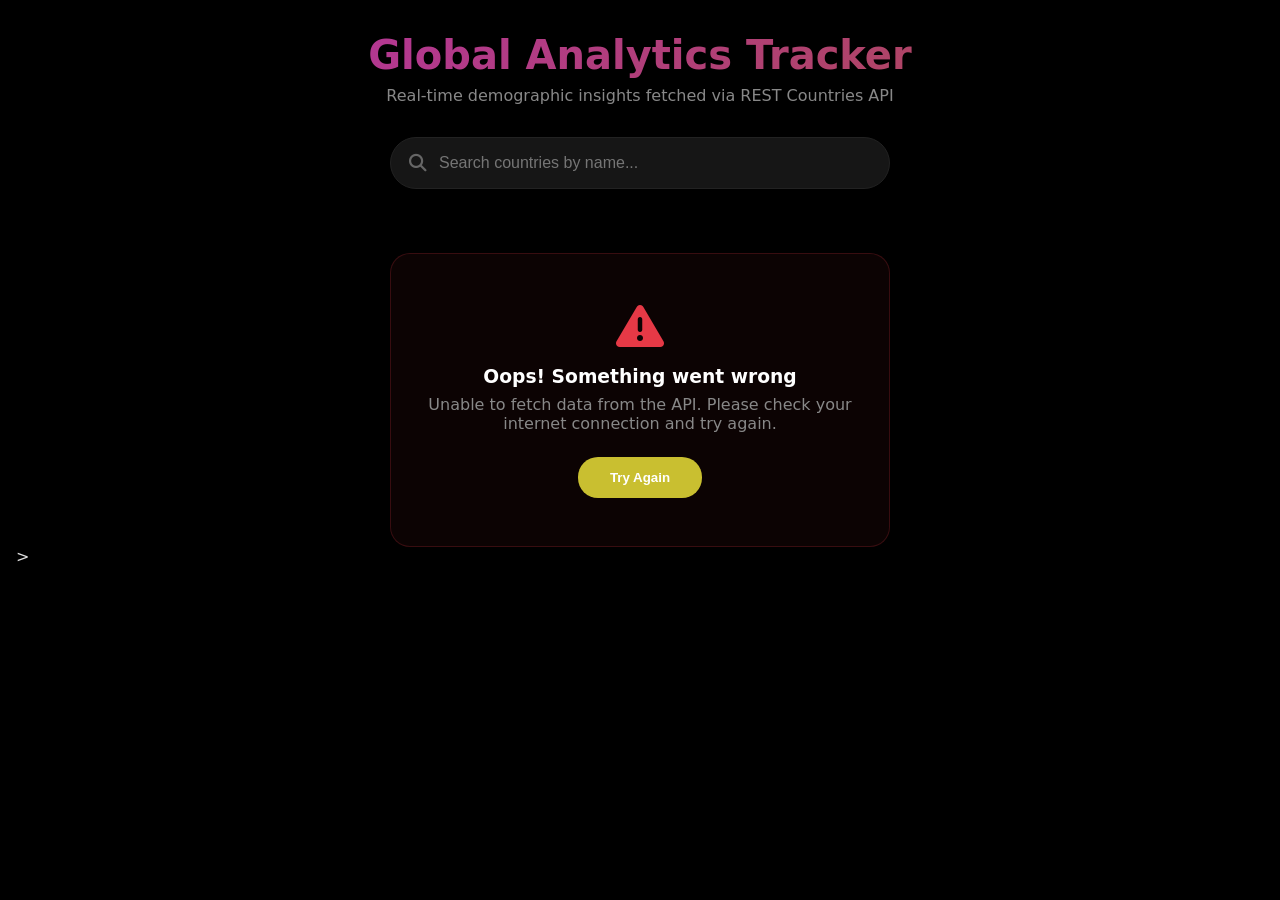
<file: p1/API fetch/index.html>
<!DOCTYPE html>
<html lang="en">
<head>
  <meta charset="UTF-8">
  <meta name="viewport" content="width=device-width, initial-scale=1.0">
  <title>GCI | Global Country Insights</title>
  <link rel="stylesheet" href="index.css">
  <link rel="stylesheet" href="https://cdnjs.cloudflare.com/ajax/libs/font-awesome/6.5.0/css/all.min.css">
  <script src="index.js" defer></script>
</head>
<body>

  <div class="app-container">
    <header class="app-header">
      <h1 class="app-title">Global Analytics Tracker</h1>
      <p class="app-subtitle">Real-time demographic insights fetched via REST Countries API</p>
      
      <div class="search-wrapper">
        <i class="fas fa-search search-icon"></i>
        <input type="text" id="searchBar" placeholder="Search countries by name..." autocomplete="off">
      </div>
    </header>

    <div id="loadingSpinner" class="spinner-container">
      <div class="custom-spinner"></div>
      <p>Fetching demographic data...</p>
    </div>

    <div id="errorMessage" class="error-container hidden">
      <i class="fas fa-exclamation-triangle error-icon"></i>
      <h3>Oops! Something went wrong</h3>
      <p>Unable to fetch data from the API. Please check your internet connection and try again.</p>
      <button id="retryBtn" class="btn-retry">Try Again</button>
    </div>

    <main id="countriesGrid" class="countries-grid"></main>
  </div>
  </div> <div id="countryModal" class="modal-overlay hidden">
    <div class="modal-content">
      <button id="closeModal" class="close-btn">&times;</button>
      <div id="modalDetails"></div>
    </div>
  </div>

</body>
</html>>
</file>
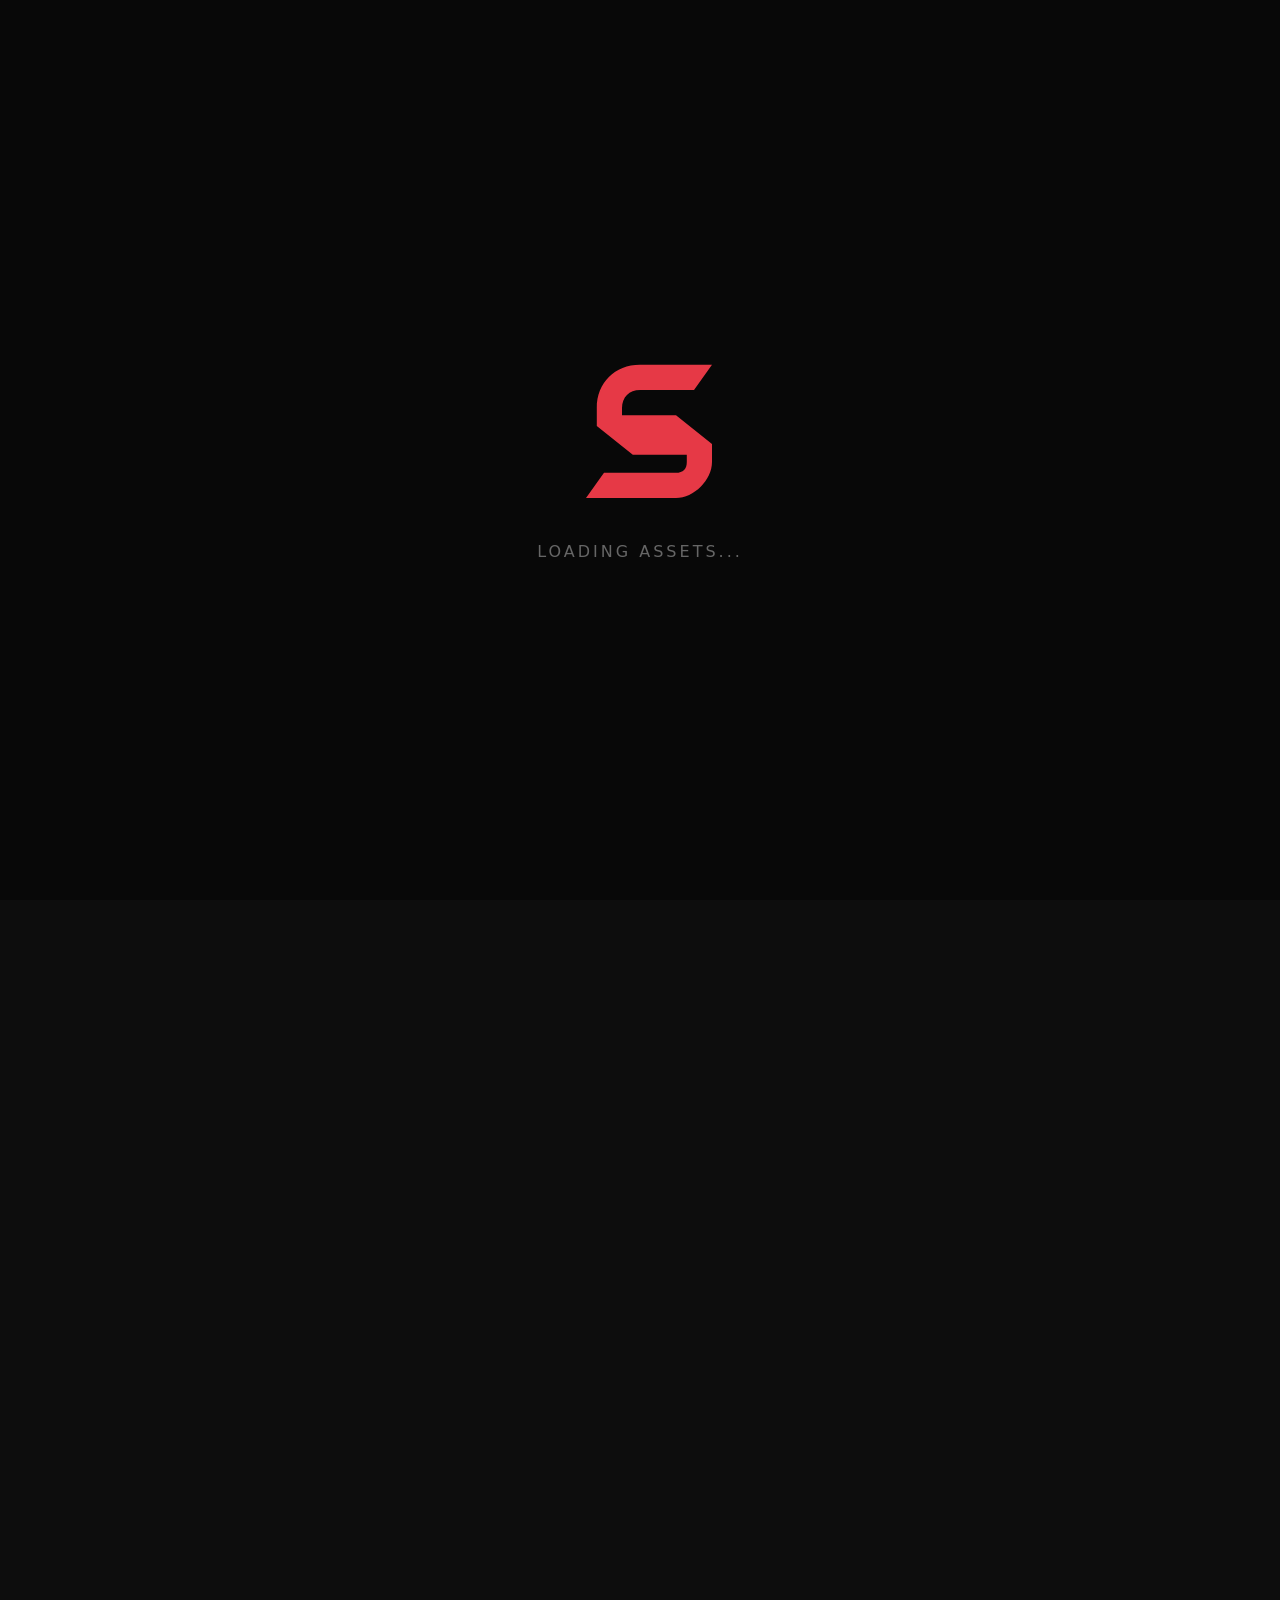
<file: p1/web-design/index.html>
<!DOCTYPE html>
<html lang="en">
<head>
  <meta charset="UTF-8">
  <meta name="viewport" content="width=device-width, initial-scale=1.0, viewport-fit=cover">
  <title>SAS® | AI & Data Analytics Platform</title>
  <link rel="stylesheet" href="index.css">
  <script src="index.js" defer></script>
  <link rel="stylesheet" href="https://cdnjs.cloudflare.com/ajax/libs/font-awesome/6.5.0/css/all.min.css">
</head>
<body>
    <!-- loading page -->
  <div id="book-loader">
    <div class="logo-loader-container">
      <svg viewBox="0 0 500 500" xmlns="http://www.w3.org/2000/svg" class="loading-logo">
        <path d="M400,150 L250,150 C220,150 200,170 200,200 L200,220 L350,220 L450,300 L450,350 C450,400 400,450 350,450 L100,450 L150,380 L350,380 C370,380 380,370 380,350 L380,330 L230,330 L130,250 L130,200 C130,130 180,80 250,80 L450,80 Z" />
      </svg>
      <div class="loading-text">Loading Assets...</div>
    </div>
  </div>

  <div id="main-content" class="hidden-content">
    
    <nav class="navbar">
      <div class="nav-container">
        <div class="logo"><span><b>SAS</b></span></div>
        <ul class="nav-links">
          <li><a href="#home">Home</a></li>
          <li><a href="#features">Features</a></li>
          <li><a href="#solutions">Solutions</a></li>
          <li><a href="#trusted">Trusted By</a></li>
        </ul>
      </div>
    </nav>

    <section id="home" class="hero-section">
      <div class="hero">
        <canvas id="heroCanvas"></canvas>
        <div class="hero-text-layer">
         <h1 class="animated-title">
         <span class="word">Transform</span> 
         <span class="word">Your</span> 
         <span class="word">Data</span> 
         <span class="word">into</span> 
         <span class="word">Unstoppable</span> 
         <span class="word">Growth</span> 
         <span class="word">with</span> 
         <span class="word">SAS</span> 
          <span class="word">Analytics.</span>
</h1>
          <p class="tagline">Make better decisions, drive innovation, and outpace competition with the leader in AI and data analytics.</p>
          <div class="hero-buttons">
            <a href="#" class="btn-primary" id="freeTrialBtn">Start Your Free Trial</a>
            <a href="#" class="btn-outline" id="demoBtn">Request a Demo</a>
          </div>
        </div>
      </div>
    </section>

    <section id="features">
      <div class="features-section">
        <h2 class="section-title">Intelligent analytics for modern business</h2>
        <div class="features-grid">
          <div class="feature-card">
            <div class="feature-icon"><i class="fas fa-robot"></i></div>
            <h3>AI & Machine Learning</h3>
            <p>Accelerate results with integrated AI, deep learning, and automated insights.</p>
          </div>
          <div class="feature-card">
            <div class="feature-icon"><i class="fas fa-cloud"></i></div>
            <h3>Cloud Analytics</h3>
            <p>Scale analytics anywhere seamlessly with hybrid, multi-cloud flexibility.</p>
          </div>
          <div class="feature-card">
            <div class="feature-icon"><i class="fas fa-cogs"></i></div>
            <h3>Intelligent Automation</h3>
            <p>Streamline workflows and operations with AI-driven process automation.</p>
          </div>
        </div>
      </div>
    </section>

    <section id="solutions">
      <div class="industry-section">
        <h2 class="section-title">Solutions by Industry</h2>
        <p style="text-align: center; margin-bottom: 2rem; color: #b0b0b0;">Enable analytics and AI excellence across sectors</p>
        <div class="industry-grid">
          <div class="industry-card">
            <h4>Manufacturing</h4>
            <p>Predictive maintenance & quality 4.0 analytics.</p>
            <a href="#" class="learn-link">Learn More →</a>
          </div>
          <div class="industry-card">
            <h4>Finance</h4>
            <p>Risk modeling, fraud detection, and forecasting.</p>
            <a href="#" class="learn-link">Learn More →</a>
          </div>
          <div class="industry-card">
            <h4>Health</h4>
            <p>Real-world evidence, genomics & patient analytics.</p>
            <a href="#" class="learn-link">Learn More →</a>
          </div>
          <div class="industry-card">
            <h4>Retail</h4>
            <p>Demand forecasting, personalization & supply chain.</p>
            <a href="#" class="learn-link">Learn More →</a>
          </div>
        </div>
      </div>
    </section>

    <section id="trusted">
      <div class="trusted-section">
        <h2 class="section-title">Trusted By Industry Leaders</h2>
        <div class="marquee-container">
          <div class="marquee-track">
            <div class="trust-logo"><i class="fab fa-google"></i> GSK</div>
            <div class="trust-logo"><i class="fab fa-windows"></i> Lenovo</div>
            <div class="trust-logo"><i class="fab fa-aws"></i> CISCO</div>
            <div class="trust-logo"><i class="fab fa-apple"></i> HSBC</div>
            <div class="trust-logo"><i class="fab fa-google"></i> GSK</div>
            <div class="trust-logo"><i class="fab fa-windows"></i> Lenovo</div>
            <div class="trust-logo"><i class="fab fa-aws"></i> CISCO</div>
            <div class="trust-logo"><i class="fab fa-apple"></i> HSBC</div>
          </div>
        </div>
      </div>
    </section>

    <footer class="footer">
      <div class="footer-container">
        <div class="footer-brand">
          <div class="logo"><span><b>SAS</b></span></div>
          <p>Analytics that transforms tomorrow. Leading the future with advanced AI and enterprise data systems.</p>
          <div class="footer-socials">
            <a href="#"><i class="fab fa-linkedin"></i></a>
            <a href="#"><i class="fab fa-twitter"></i></a>
            <a href="#"><i class="fab fa-github"></i></a>
          </div>
        </div>
        <div class="footer-links">
          <h4>Platform</h4>
          <a href="#">Overview</a>
          <a href="#">Features</a>
          <a href="#">Pricing</a>
        </div>
        <div class="footer-links">
          <h4>Resources</h4>
          <a href="#">Documentation</a>
          <a href="#">Case Studies</a>
          <a href="#">Blogs</a>
        </div>
      </div>
      <div class="footer-bottom">
        <p>&copy; 2026 SAS Software as a Service, Inc. — All rights reserved.</p>
      </div>
    </footer>

  </div>

</body>
</html>
</file>
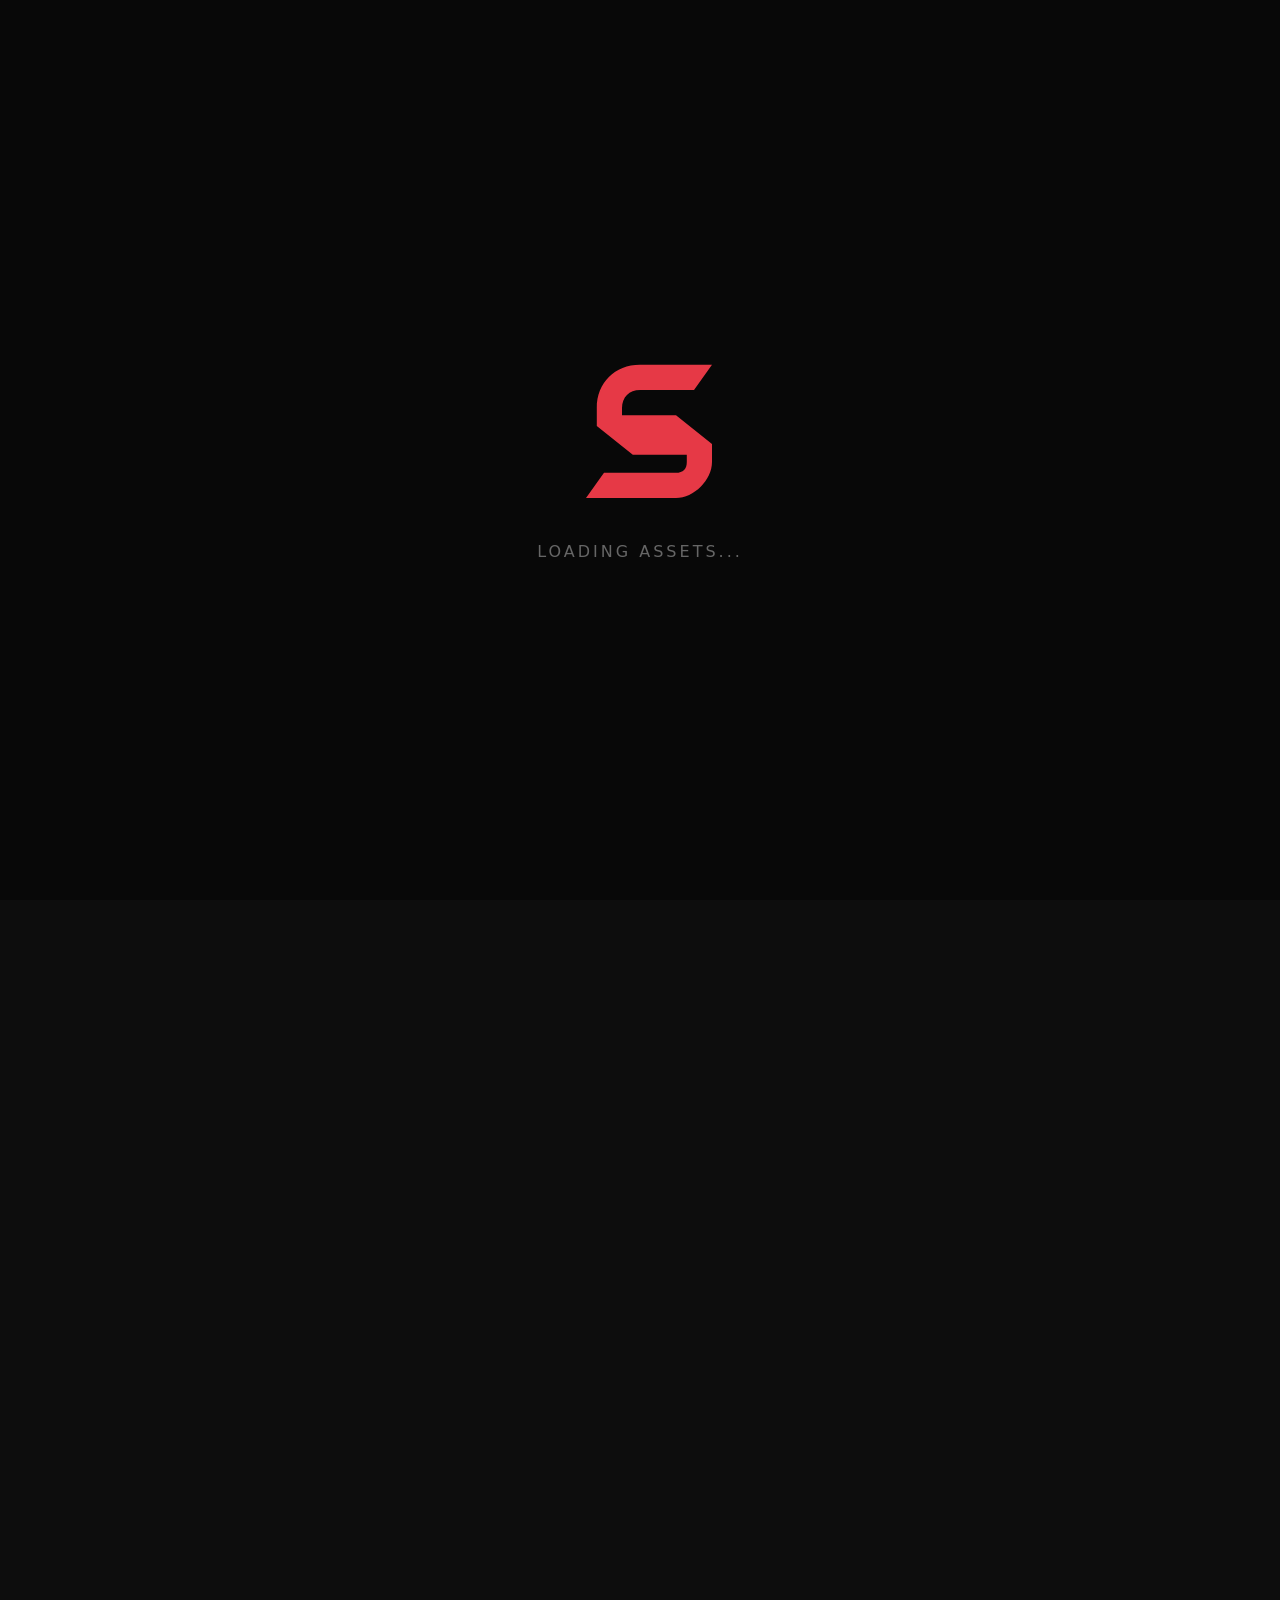
<file: p3/task 2/index.html>
<!DOCTYPE html>
<html lang="en">
<head>
  <meta charset="UTF-8">
  <meta name="viewport" content="width=device-width, initial-scale=1.0, viewport-fit=cover">
  <title>SAS® | AI & Data Analytics Platform</title>
  <link href="https://cdn.jsdelivr.net/npm/bootstrap@5.3.3/dist/css/bootstrap.min.css" rel="stylesheet">
  <link rel="stylesheet" href="index.css">
  <script src="index.js" defer></script>
  <link rel="stylesheet" href="https://cdnjs.cloudflare.com/ajax/libs/font-awesome/6.5.0/css/all.min.css">
</head>
<body>
    <!-- loading page -->
  <div id="book-loader">
    <div class="logo-loader-container">
      <svg viewBox="0 0 500 500" xmlns="http://www.w3.org/2000/svg" class="loading-logo">
        <path d="M400,150 L250,150 C220,150 200,170 200,200 L200,220 L350,220 L450,300 L450,350 C450,400 400,450 350,450 L100,450 L150,380 L350,380 C370,380 380,370 380,350 L380,330 L230,330 L130,250 L130,200 C130,130 180,80 250,80 L450,80 Z" />
      </svg>
      <div class="loading-text">Loading Assets...</div>
    </div>
  </div>

  <div id="main-content" class="hidden-content">
    
    <nav class="navbar">
      <div class="nav-container">
        <div class="logo"><span><b>SAS</b></span></div>
        <ul class="nav-links">
          <li><a href="#home">Home</a></li>
          <li><a href="#features">Features</a></li>
          <li><a href="#solutions">Solutions</a></li>
          <li><a href="#trusted">Trusted By</a></li>
        </ul>
      </div>
    </nav>

    <section id="home" class="hero-section">
      <div class="hero">
        <canvas id="heroCanvas"></canvas>
        <div class="hero-text-layer">
         <h1 class="animated-title">
         <span class="word">Transform</span> 
         <span class="word">Your</span> 
         <span class="word">Data</span> 
         <span class="word">into</span> 
         <span class="word">Unstoppable</span> 
         <span class="word">Growth</span> 
         <span class="word">with</span> 
         <span class="word">SAS</span> 
          <span class="word">Analytics.</span>
</h1>
          <p class="tagline">Make better decisions, drive innovation, and outpace competition with the leader in AI and data analytics.</p>
          <div class="hero-buttons">
            <button class="btn-primary" data-bs-toggle="modal" data-bs-target="#signupModal">Start Your Free Trial</button>
            <a href="#" class="btn-outline" id="demoBtn">Request a Demo</a>
          </div>
        </div>
      </div>
    </section>

    <section id="features">
      <div class="features-section">
        <h2 class="section-title">Intelligent analytics for modern business</h2>
        <div class="features-grid">
          <div class="feature-card">
            <div class="feature-icon"><i class="fas fa-robot"></i></div>
            <h3>AI & Machine Learning</h3>
            <p>Accelerate results with integrated AI, deep learning, and automated insights.</p>
          </div>
          <div class="feature-card">
            <div class="feature-icon"><i class="fas fa-cloud"></i></div>
            <h3>Cloud Analytics</h3>
            <p>Scale analytics anywhere seamlessly with hybrid, multi-cloud flexibility.</p>
          </div>
          <div class="feature-card">
            <div class="feature-icon"><i class="fas fa-cogs"></i></div>
            <h3>Intelligent Automation</h3>
            <p>Streamline workflows and operations with AI-driven process automation.</p>
          </div>
        </div>
      </div>
    </section>

    <section id="solutions">
      <div class="industry-section">
        <h2 class="section-title">Solutions by Industry</h2>
        <p style="text-align: center; margin-bottom: 2rem; color: #b0b0b0;">Enable analytics and AI excellence across sectors</p>
        <div class="industry-grid">
          <div class="industry-card">
            <h4>Manufacturing</h4>
            <p>Predictive maintenance & quality 4.0 analytics.</p>
            <a href="#" class="learn-link">Learn More →</a>
          </div>
          <div class="industry-card">
            <h4>Finance</h4>
            <p>Risk modeling, fraud detection, and forecasting.</p>
            <a href="#" class="learn-link">Learn More →</a>
          </div>
          <div class="industry-card">
            <h4>Health</h4>
            <p>Real-world evidence, genomics & patient analytics.</p>
            <a href="#" class="learn-link">Learn More →</a>
          </div>
          <div class="industry-card">
            <h4>Retail</h4>
            <p>Demand forecasting, personalization & supply chain.</p>
            <a href="#" class="learn-link">Learn More →</a>
          </div>
        </div>
      </div>
    </section>

    <section id="trusted">
      <div class="trusted-section">
        <h2 class="section-title">Trusted By Industry Leaders</h2>
        <div class="marquee-container">
          <div class="marquee-track">
            <div class="trust-logo"><i class="fab fa-google"></i> GSK</div>
            <div class="trust-logo"><i class="fab fa-windows"></i> Lenovo</div>
            <div class="trust-logo"><i class="fab fa-aws"></i> CISCO</div>
            <div class="trust-logo"><i class="fab fa-apple"></i> HSBC</div>
            <div class="trust-logo"><i class="fab fa-google"></i> GSK</div>
            <div class="trust-logo"><i class="fab fa-windows"></i> Lenovo</div>
            <div class="trust-logo"><i class="fab fa-aws"></i> CISCO</div>
            <div class="trust-logo"><i class="fab fa-apple"></i> HSBC</div>
          </div>
        </div>
      </div>
    </section>

    
<section class="container py-5">
<h2 class="section-title">Contact Us</h2>
<div class="row justify-content-center">
<div class="col-lg-8">
<form>
<div class="mb-3"><input type="text" class="form-control" placeholder="Your Name"></div>
<div class="mb-3"><input type="email" class="form-control" placeholder="Email Address"></div>
<div class="mb-3"><textarea class="form-control" rows="5" placeholder="Your Message"></textarea></div>
<button class="btn btn-danger" type="button">Send Message</button>
</form>
</div></div></section>

<div class="modal fade" id="signupModal">
<div class="modal-dialog"><div class="modal-content bg-dark text-light">
<div class="modal-header"><h5 class="modal-title">Start Your Free Trial</h5>
<button type="button" class="btn-close btn-close-white" data-bs-dismiss="modal"></button>
</div>
<div class="modal-body">
<input type="text" class="form-control mb-3" placeholder="Full Name">
<input type="email" class="form-control" placeholder="Email Address">
</div>
<div class="modal-footer"><button class="btn btn-danger">Register</button></div>
</div></div></div>

<footer class="footer">
      <div class="footer-container">
        <div class="footer-brand">
          <div class="logo"><span><b>SAS</b></span></div>
          <p>Analytics that transforms tomorrow. Leading the future with advanced AI and enterprise data systems.</p>
          <div class="footer-socials">
            <a href="#"><i class="fab fa-linkedin"></i></a>
            <a href="#"><i class="fab fa-twitter"></i></a>
            <a href="#"><i class="fab fa-github"></i></a>
          </div>
        </div>
        <div class="footer-links">
          <h4>Platform</h4>
          <a href="#">Overview</a>
          <a href="#">Features</a>
          <a href="#">Pricing</a>
        </div>
        <div class="footer-links">
          <h4>Resources</h4>
          <a href="#">Documentation</a>
          <a href="#">Case Studies</a>
          <a href="#">Blogs</a>
        </div>
      </div>
      <div class="footer-bottom">
        <p>&copy; 2026 SAS Software as a Service, Inc. — All rights reserved.</p>
      </div>
    </footer>

  </div>

<script src="https://cdn.jsdelivr.net/npm/bootstrap@5.3.3/dist/js/bootstrap.bundle.min.js"></script>
</body>
</html>
</file>
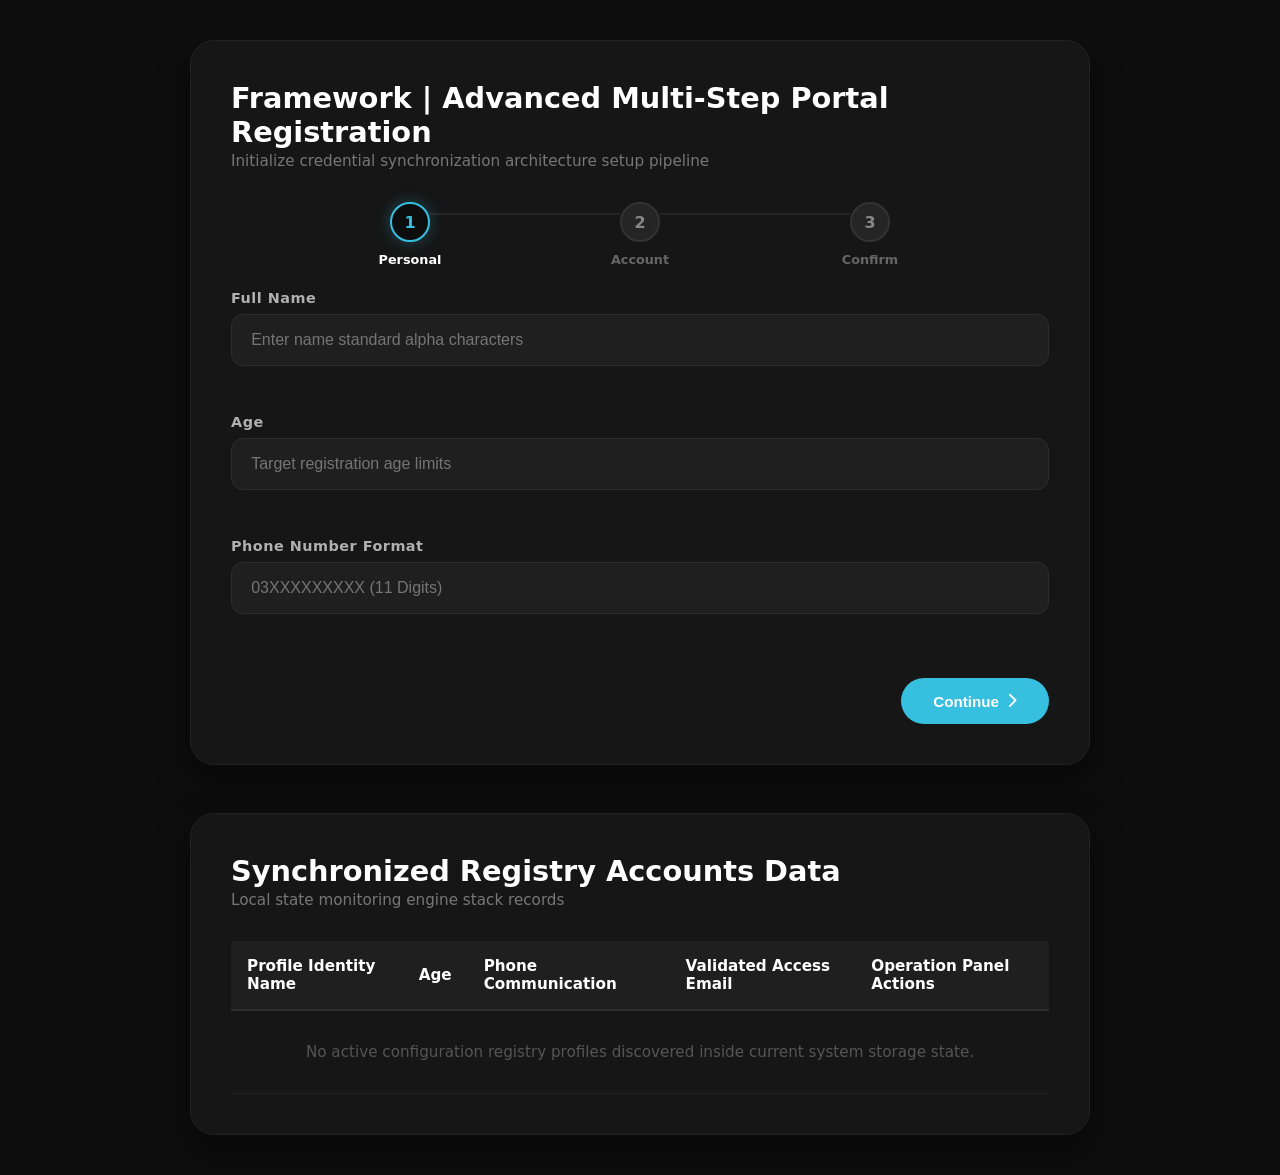
<file: p2/forms/form.html>
<!DOCTYPE html>
<html lang="en">
<head>
  <meta charset="UTF-8">
  <meta name="viewport" content="width=device-width, initial-scale=1.0">
  <title>Framework | Advanced Multi-Step Portal Registration</title>
  <link rel="stylesheet" href="form.css">
  <link rel="stylesheet" href="https://cdnjs.cloudflare.com/ajax/libs/font-awesome/6.5.0/css/all.min.css">
</head>
<body>

  <div class="portal-wrapper">
    <div class="form-wizard-card">
      <header class="wizard-header">
        <h2>Framework | Advanced Multi-Step Portal Registration</h2>
        <p>Initialize credential synchronization architecture setup pipeline</p>
      </header>

      <div class="steps-progress-indicator">
        <div class="step-node active" id="node1"><span>1</span><p>Personal</p></div>
        <div class="step-connector" id="conn1"></div>
        <div class="step-node" id="node2"><span>2</span><p>Account</p></div>
        <div class="step-connector" id="conn2"></div>
        <div class="step-node" id="node3"><span>3</span><p>Confirm</p></div>
      </div>

      <form id="multiStepForm" novalidate>
        
        <div class="form-step-section" id="step1">
          <div class="input-block">
            <label for="fullName">Full Name</label>
            <input type="text" id="fullName" placeholder="Enter name standard alpha characters">
            <span class="error-log" id="nameError"></span>
          </div>
          <div class="input-block">
            <label for="userAge">Age</label>
            <input type="number" id="userAge" placeholder="Target registration age limits">
            <span class="error-log" id="ageError"></span>
          </div>
          <div class="input-block">
            <label for="phoneNum">Phone Number Format</label>
            <input type="text" id="phoneNum" placeholder="03XXXXXXXXX (11 Digits)">
            <span class="error-log" id="phoneError"></span>
          </div>
          <div class="actions-wrapper flex-end">
            <button type="button" class="btn-wizard target-next" onclick="navigateStep(1, 2)">Continue <i class="fas fa-chevron-right"></i></button>
          </div>
        </div>

        <div class="form-step-section hidden" id="step2">
          <div class="input-block">
            <label for="userEmail">Secure Email Address</label>
            <input type="email" id="userEmail" placeholder="name@domain.com">
            <span class="error-log" id="emailError"></span>
          </div>
          <div class="input-block">
            <label for="userPassword">System Account Password</label>
            <input type="password" id="userPassword" placeholder="Minimum 6 complex entities">
            
            <div class="strength-bar-container">
              <div id="strengthMeterFill" class="strength-fill"></div>
            </div>
            <span id="strengthLabel" class="strength-label-text">Strength Evaluator: Null</span>
            
            <span class="error-log" id="passError"></span>
          </div>
          <div class="input-block">
            <label for="confirmPassword">Verify Password Match</label>
            <input type="password" id="confirmPassword" placeholder="Re-enter password configuration">
            <span class="error-log" id="confirmPassError"></span>
          </div>
          <div class="actions-wrapper split-space">
            <button type="button" class="btn-wizard target-prev" onclick="navigateStep(2, 1)"><i class="fas fa-chevron-left"></i> Previous</button>
            <button type="button" class="btn-wizard target-next" onclick="navigateStep(2, 3)">Continue <i class="fas fa-chevron-right"></i></button>
          </div>
        </div>

        <div class="form-step-section hidden" id="step3">
          <div class="summary-card">
            <h3>Configuration Overview Pipeline Summary</h3>
            <div class="summary-grid" id="summaryViewContent">
              </div>
          </div>
          <div class="actions-wrapper split-space">
            <button type="button" class="btn-wizard target-prev" onclick="navigateStep(3, 2)"><i class="fas fa-chevron-left"></i> Previous</button>
            <button type="submit" class="btn-wizard target-submit">Commit Authorization Records <i class="fas fa-save"></i></button>
          </div>
        </div>

      </form>
    </div>

    <div class="archive-log-card">
      <header class="archive-header">
        <h3>Synchronized Registry Accounts Data</h3>
        <p>Local state monitoring engine stack records</p>
      </header>
      <div class="table-responsive-wrapper">
        <table class="data-table-element" id="recordsTable">
          <thead>
            <tr>
              <th>Profile Identity Name</th>
              <th>Age</th>
              <th>Phone Communication</th>
              <th>Validated Access Email</th>
              <th>Operation Panel Actions</th>
            </tr>
          </thead>
          <tbody id="tableBodyContent">
            </tbody>
        </table>
      </div>
    </div>
  </div>

  <script src="form.js"></script>
</body>
</html>
</file>
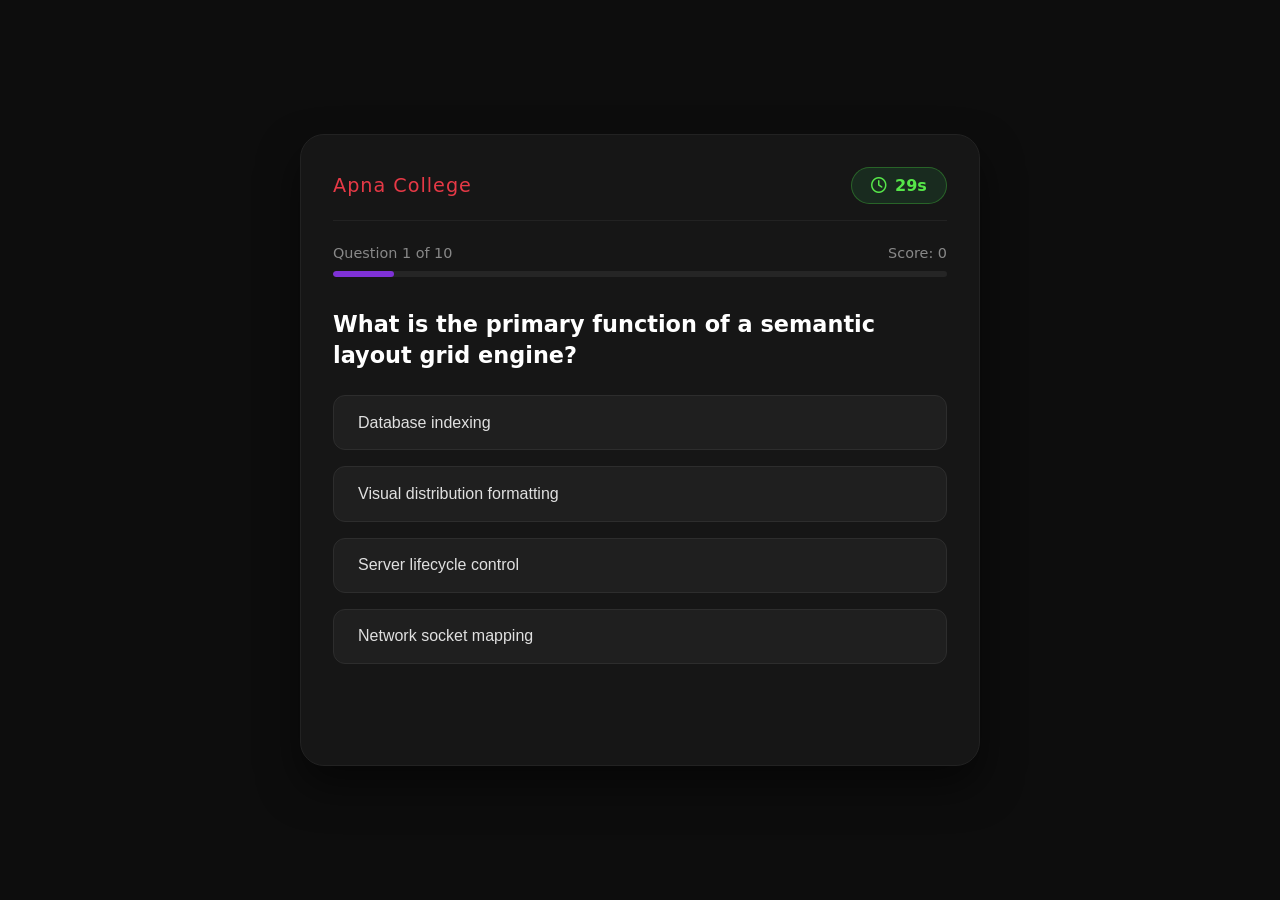
<file: p2/quiz/quiz.html>
<!DOCTYPE html>
<html lang="en">
<head>
  <meta charset="UTF-8">
  <meta name="viewport" content="width=device-width, initial-scale=1.0">
  <title>Apna College | Interactive Quiz Assessment</title>
  <link rel="stylesheet" href="quiz.css">
  <link rel="stylesheet" href="https://cdnjs.cloudflare.com/ajax/libs/font-awesome/6.5.0/css/all.min.css">
</head>
<body>

  <div class="quiz-container">
    <header class="quiz-header">
      <div class="brand"><span>Apna College</span></div>
      <div class="timer-box">
        <i class="far fa-clock"></i>
        <span id="timerText">30s</span>
      </div>
    </header>

    <div class="progress-wrapper">
      <div class="progress-info">
        <span id="questionNum">Question 1 of 10</span>
        <span id="scoreTracker">Score: 0</span>
      </div>
      <div class="progress-bar-bg">
        <div id="progressBarFill" class="progress-bar-fill"></div>
      </div>
    </div>

    <main id="quizMain">
      <div class="question-card">
        <h2 id="questionText">Loading assessment question...</h2>
        <div id="optionsContainer" class="options-grid">
          </div>
      </div>
      
      <div class="controls-footer">
        <button id="nextBtn" class="btn-next hidden">Next Question <i class="fas fa-arrow-right"></i></button>
      </div>
    </main>

    <div id="resultsScreen" class="results-card hidden">
      <div class="status-icon-box" id="resultIcon"></div>
      <h2 id="resultHeading">Assessment Complete</h2>
      <p class="score-summary">You scored <span id="finalScore">0</span> out of 10</p>
      
      <div class="percentage-badge">
        <span id="finalPercentage">0%</span>
      </div>
      
      <p id="resultMessage" class="result-msg">Processing data analytics...</p>
      
      <button id="restartBtn" class="btn-restart"><i class="fas fa-redo"></i> Restart Quiz</button>
    </div>
  </div>

  <script src="quiz.js"></script>
</body>
</html>
</file>
<file: p1/API fetch/index.css>
/* ========== VARIABLES & RESET ========== */
* {
  margin: 0;
  padding: 0;
  box-sizing: border-box;
}

body {
  font-family: system-ui, 'Segoe UI', sans-serif;
  background-color: #000000;
  color: #e0e0e0;
  min-height: 100vh;
  padding: 2rem 1rem;
}

.app-container {
  max-width: 1200px;
  margin: 0 auto;
}

/* ========== HEADER & SEARCH STYLING ========== */
.app-header {
  text-align: center;
  margin-bottom: 3rem;
}

.app-title {
  font-size: 2.5rem;
  font-weight: 800;
  background: linear-gradient(135deg, #b630ab, #ac4c4c);
  -webkit-background-clip: text;
  background-clip: text;
  color: transparent;
  margin-bottom: 0.5rem;
}

.app-subtitle {
  color: #888;
  font-size: 1rem;
  margin-bottom: 2rem;
}

.search-wrapper {
  position: relative;
  max-width: 500px;
  margin: 0 auto;
}

.search-icon {
  position: absolute;
  left: 1.2rem;
  top: 50%;
  transform: translateY(-50%);
  color: #666;
  font-size: 1.1rem;
  transition: color 0.3s;
}

#searchBar {
  width: 100%;
  padding: 1rem 1rem 1rem 3rem;
  background: #161616;
  border: 1px solid #222;
  border-radius: 30px;
  color: #fff;
  font-size: 1rem;
  outline: none;
  transition: all 0.3s ease;
}

#searchBar:focus {
  border-color: #9db417;
  box-shadow: 0 0 15px rgba(129, 190, 16, 0.616);
}

#searchBar:focus + .search-icon {
  color: #99d116;
}

/* ========== LOADING SPINNER ========== */
.spinner-container {
  display: flex;
  flex-direction: column;
  align-items: center;
  justify-content: center;
  margin-top: 4rem;
  gap: 1rem;
  color: #888;
}

.custom-spinner {
  width: 50px;
  height: 50px;
  border: 4px solid rgba(230, 57, 70, 0.1);
  border-left-color: #5edb2d;
  border-radius: 50%;
  animation: spin 1s linear infinite;
}

@keyframes spin {
  0% { transform: rotate(0deg); }
  100% { transform: rotate(360deg); }
}

/* ========== ERROR & RETRY CONTAINER ========== */
.error-container {
  text-align: center;
  background: rgba(230, 57, 70, 0.05);
  border: 1px solid rgba(230, 57, 70, 0.2);
  padding: 3rem 2rem;
  border-radius: 20px;
  max-width: 500px;
  margin: 4rem auto 0;
}

.error-icon {
  font-size: 3rem;
  color: #e63946;
  margin-bottom: 1rem;
}

.error-container h3 {
  margin-bottom: 0.5rem;
  color: #fff;
}

.error-container p {
  color: #888;
  margin-bottom: 1.5rem;
}

.btn-retry {
  background: #c9bf30;
  color: white;
  border: none;
  padding: 0.8rem 2rem;
  border-radius: 20px;
  font-weight: 600;
  cursor: pointer;
  transition: background 0.3s;
}

.btn-retry:hover {
  background: #975313;
}

.hidden {
  display: none !important;
}

/* ========== COUNTRIES GRID & CARDS ========== */
.countries-grid {
  display: grid;
  grid-template-columns: repeat(auto-fill, minmax(220px, 1fr));
  gap: 2rem;
  margin-top: 1rem;
}

.country-card {
  background: #161616;
  border: 1px solid #222;
  border-radius: 16px;
  overflow: hidden;
  transition: all 0.3s cubic-bezier(0.4, 0, 0.2, 1);
}
/* Subtle hover effect to lift the card and add a glow */
.country-card:hover {
  transform: translateY(-5px);
  border-color: #47e239;
  box-shadow: 0 10px 25px rgba(230, 57, 70, 0.15);
}

.flag-box {
  width: 100%;
  height: 140px;
  overflow: hidden;
  background: #da0808;
}

.flag-box img {
  width: 100%;
  height: 100%;
  object-fit: cover;
}

.country-info {
  padding: 1.5rem;
}

.country-name {
  font-size: 1.2rem;
  font-weight: 700;
  color: #fff;
  margin-bottom: 0.5rem;
  white-space: nowrap;
  overflow: hidden;
  text-overflow: ellipsis;
}

.country-pop {
  font-size: 0.9rem;
  color: #888888;
}

.country-pop span {
  color: #a2bb46;
  font-weight: 600;
}

/* ========== RESPONSIVE RULES ========== */
@media (max-width: 640px) {
  body { padding: 1rem 0.5rem; }
  .app-title { font-size: 2rem; }
  .countries-grid {
    grid-template-columns: repeat(auto-fill, minmax(160px, 1fr));
    gap: 1rem;
  }
  .flag-box { height: 110px; }
  .country-info { padding: 1rem; }
}

/* ========== MODAL STYLING ========== */
.modal-overlay {
  position: fixed;
  top: 0;
  left: 0;
  width: 100%;
  height: 100%;
  background: rgba(0, 0, 0, 0.85);
  backdrop-filter: blur(8px);
  display: flex;
  justify-content: center;
  align-items: center;
  z-index: 2000;
  padding: 1rem;
  transition: opacity 0.3s ease;
}

.modal-content {
  background: #161616;
  border: 1px solid #34ca61;
  border-radius: 24px;
  max-width: 500px;
  width: 100%;
  padding: 2.5rem;
  position: relative;
  box-shadow: 0 0 40px rgba(230, 57, 70, 0.2);
  animation: modalSlideUp 0.4s cubic-bezier(0.18, 0.89, 0.32, 1.28);
}

@keyframes modalSlideUp {
  from { transform: translateY(50px); opacity: 0; }
  to { transform: translateY(0); opacity: 1; }
}

.close-btn {
  position: absolute;
  top: 15px;
  right: 20px;
  background: none;
  border: none;
  color: #fff;
  font-size: 2rem;
  cursor: pointer;
  transition: color 0.3s;
}

.close-btn:hover { color: #e63946; }

.modal-flag {
  width: 100%;
  height: 180px;
  object-fit: cover;
  border-radius: 12px;
  margin-bottom: 1.5rem;
}

.modal-info h2 {
  font-size: 2rem;
  color: #fff;
  margin-bottom: 1rem;
}

.modal-info p {
  font-size: 1.1rem;
  margin-bottom: 0.8rem;
  color: #b0b0b0;
}

.modal-info strong { color: #39b5e6; }
</file>
<file: p1/web-design/index.css>
/* ========== GLOBAL RESET & VARIABLES ========== */
* {
  margin: 0;
  padding: 0;
  box-sizing: border-box;
}

body {
  font-family: system-ui, 'Segoe UI', 'Inter', sans-serif;
  background-color: #0d0d0d;
  color: #e0e0e0;
  line-height: 1.5;
  scroll-behavior: smooth;
  overflow-x: hidden;
}

/* ========== FIXED LOGO LOADER WRAPPER & STYLING ========== */
#book-loader {
  position: fixed;
  top: 0;
  left: 0;
  width: 100vw;
  height: 100vh;
  background: #080808;
  display: flex;
  justify-content: center;
  align-items: center;
  z-index: 9999;
  transition: opacity 0.8s ease, transform 0.8s ease;
}

.logo-loader-container {
  text-align: center;
  display: flex;
  flex-direction: column;
  align-items: center;
  justify-content: center;
}

.loading-logo {
  width: 180px; 
  height: 180px;
  fill: #e63946; 
  animation: logoPulseFlip 2.2s cubic-bezier(0.645, 0.045, 0.355, 1) infinite;
}

.loading-text {
  margin-top: 1.5rem;
  font-size: 1rem;
  letter-spacing: 3px;
  color: #666;
  text-transform: uppercase;
  animation: textFade 1.1s ease-in-out infinite alternate;
}

/* Logo ki Flip aur Pulse Animation */
@keyframes logoPulseFlip {
  0% {
    transform: scale(0.8) rotateY(0deg);
    opacity: 0.3;
  }
  50% {
    transform: scale(1.1) rotateY(180deg);
    opacity: 1;
    filter: drop-shadow(0 0 25px rgba(230, 57, 70, 0.6));
  }
  100% {
    transform: scale(0.8) rotateY(360deg);
    opacity: 0.3;
  }
}

/* Loading text ka fade effect */
@keyframes textFade {
  0% { opacity: 0.2; }
  100% { opacity: 0.8; color: #e63946; }
}

.hidden-content {
  opacity: 0;
  transform: translateY(20px);
  transition: all 1s ease;
}

.show-content {
  opacity: 1;
  transform: translateY(0);
}

/* ========== STICKY NAVBAR ========== */
.navbar {
  position: sticky;
  top: 0;
  z-index: 1000;
  background: rgba(15, 15, 15, 0.85);
  backdrop-filter: blur(12px);
  border-bottom: 1px solid rgba(255, 255, 255, 0.05);
  padding: 1.2rem 2rem;
}

.nav-container {
  max-width: 1280px;
  margin: 0 auto;
  display: flex;
  justify-content: space-between;
  align-items: center;
}

.logo {
  font-size: 1.8rem;
  font-weight: 800;
  cursor: pointer;
  background: linear-gradient(135deg, #e63946, #ff6b6b);
  -webkit-background-clip: text;
  background-clip: text;
  color: transparent;
  transition: transform 0.3s ease;
}

.logo:hover {
  transform: scale(1.05);
}

.nav-links {
  display: flex;
  gap: 2.5rem;
  list-style: none;
}

.nav-links a {
  text-decoration: none;
  font-weight: 500;
  color: #b0b0b0;
  transition: color 0.3s;
}

.nav-links a:hover {
  color: #e63946;
    text-shadow: 0 0 20px rgba(230, 57, 70, 0.8),
               0 0 40px rgba(230, 57, 70, 0.5),
               0 0 60px rgba(230, 57, 70, 0.3);
  color: #ff4d5a;
}

/* ========== PARALLAX HERO SECTION ========== */
.hero-section {
  overflow: hidden;
  position: relative;
}

.hero {
  max-width: 1280px;
  margin: 2rem auto;
  padding: 6rem 2rem;
  background: radial-gradient(circle at center, #1a0a0a 0%, #0d0d0d 100%);
  border-radius: 2rem;
  text-align: center;
  position: relative;
  min-height: 550px;
  display: flex;
  align-items: center;
  justify-content: center;
}

#heroCanvas {
  position: absolute;
  top: 0;
  left: 0;
  width: 100%;
  height: 100%;
  opacity: 0.25;
  pointer-events: none;
}

.hero-text-layer {
  position: relative;
  z-index: 2;
  will-change: transform;
}

/* ========== HERO TEXT REVEAL ANIMATION ========== */
.animated-title {
  font-size: 3.5rem;
  font-weight: 800;
  color: #ffffff;
  margin-bottom: 1.5rem;
  line-height: 1.15;
  display: flex;
  flex-wrap: wrap;
  justify-content: center;
  gap: 0 12px; /* Words ke beech ka space */
}

.animated-title .word {
  display: inline-block;
  overflow: hidden;
  opacity: 0;
  transform: translateY(30px);
  animation: revealWord 0.8s cubic-bezier(0.2, 1, 0.2, 1) forwards;
}

/* Har word ka delay (Taake ek ke baad ek word aaye) */
.animated-title .word:nth-child(1) { animation-delay: 2.3s; }
.animated-title .word:nth-child(2) { animation-delay: 2.4s; }
.animated-title .word:nth-child(3) { animation-delay: 2.5s; }
.animated-title .word:nth-child(4) { animation-delay: 2.6s; }
.animated-title .word:nth-child(5) { animation-delay: 2.7s; }
.animated-title .word:nth-child(6) { animation-delay: 2.8s; }
.animated-title .word:nth-child(7) { animation-delay: 2.9s; }
.animated-title .word:nth-child(8) { animation-delay: 3.0s; color: #e63946; } /* SAS ko red highlight */
.animated-title .word:nth-child(9) { animation-delay: 3.1s; }

/* Keyframe for Reveal Effect */
@keyframes revealWord {
  0% {
    opacity: 0;
    transform: translateY(30px);
  }
  100% {
    opacity: 1;
    transform: translateY(0);
  }
}

.hero .tagline {
  font-size: 1.25rem;
  color: #b0b0b0;
  max-width: 750px;
  margin: 0 auto 2.5rem auto;
}

/* Buttons */
.hero-buttons {
  display: flex;
  gap: 1.5rem;
  justify-content: center;
}

.btn-primary {
  background: #e63946;
  color: white;
  padding: 1rem 2rem;
  border-radius: 40px;
  font-weight: 600;
  text-decoration: none;
  box-shadow: 0 4px 15px rgba(230, 57, 70, 0.3);
  transition: all 0.3s ease;
}

.btn-primary:hover {
  background: #c1121f;
  transform: translateY(-2px);
  box-shadow: 0 8px 25px rgba(230, 57, 70, 0.5);
    text-shadow: 0 0 20px rgba(230, 57, 70, 0.8),
               0 0 40px rgba(230, 57, 70, 0.5),
               0 0 60px rgba(230, 57, 70, 0.3);
  color: #ff4d5a;
}

.btn-outline {
  background: transparent;
  border: 2px solid #e63946;
  color: #e63946;
  padding: 1rem 2rem;
  border-radius: 40px;
  font-weight: 600;
  text-decoration: none;
  transition: all 0.3s ease;
}

.btn-outline:hover {
  background: #e63946;
  color: white;
  transform: translateY(-2px);
    text-shadow: 0 0 20px rgba(230, 57, 70, 0.8),
               0 0 40px rgba(230, 57, 70, 0.5),
               0 0 60px rgba(230, 57, 70, 0.3);
  color: #ff4d5a;
}

/* ========== FEATURE CARDS ========== */
.features-section {
  max-width: 1280px;
  margin: 6rem auto;
  padding: 0 2rem;
}

.section-title {
  text-align: center;
  font-size: 2.5rem;
  font-weight: 700;
  margin-bottom: 3rem;
  color: #ffffff;
}

.features-grid {
  display: grid;
  grid-template-columns: repeat(3, 1fr);
  gap: 2.5rem;
}

.feature-card {
  background: #161616;
  padding: 3rem 2rem;
  border-radius: 24px;
  border: 1px solid #222;
  transition: all 0.3s cubic-bezier(0.4, 0, 0.2, 1);
  text-align: center;
}

.feature-card:hover {
  transform: translateY(-8px);
  border-color: #e63946;
  box-shadow: 0 20px 40px rgba(230, 57, 70, 0.1);
    text-shadow: 0 0 20px rgba(230, 57, 70, 0.8),
               0 0 40px rgba(230, 57, 70, 0.5),
               0 0 60px rgba(230, 57, 70, 0.3);
  color: #ff4d5a;
}

.feature-icon {
  width: 65px;
  height: 65px;
  background: rgba(230, 57, 70, 0.1);
  border-radius: 16px;
  display: flex;
  align-items: center;
  justify-content: center;
  margin: 0 auto 1.5rem auto;
  font-size: 1.8rem;
  color: #e63946;
}

.feature-card h3 {
  color: #fff;
  margin-bottom: 1rem;
}

.feature-card p {
  color: #9a9a9a;
}

/* ========== SOLUTIONS SECTION ========== */
.industry-section {
  background: #111111;
  max-width: 1280px;
  margin: 4rem auto;
  padding: 4rem 2rem;
  border-radius: 2rem;
}

.industry-grid {
  display: grid;
  grid-template-columns: repeat(4, 1fr);
  gap: 2rem;
}

.industry-card {
  background: #161616;
  border-radius: 20px;
  padding: 2rem 1.5rem;
  text-align: center;
  border: 1px solid #222;
  transition: all 0.3s;
}

.industry-card:hover {
  border-color: #e63946;
  transform: scale(1.02);
    text-shadow: 0 0 20px rgba(230, 57, 70, 0.8),
               0 0 40px rgba(230, 57, 70, 0.5),
               0 0 60px rgba(230, 57, 70, 0.3);
  color: #ff4d5a;
}

.industry-card h4 {
  font-size: 1.3rem;
  margin-bottom: 1rem;
  color: #ffffff;
}

.industry-card p {
  color: #9a9a9a;
  font-size: 0.95rem;
  margin-bottom: 1.5rem;
}

.learn-link {
  color: #e63946;
  font-weight: 600;
  text-decoration: none;
}

/* ========== INFINITE LOGO MARQUEE SLIDER ========== */
.marquee-container {
  width: 100%;
  overflow: hidden;
  padding: 2rem 0;
  position: relative;
}

.marquee-container::before, .marquee-container::after {
  content: "";
  position: absolute;
  top: 0;
  width: 150px;
  height: 100%;
  z-index: 2;
  pointer-events: none;
}

.marquee-container::before {
  left: 0;
  background: linear-gradient(to right, #0d0d0d, transparent);
}

.marquee-container::after {
  right: 0;
  background: linear-gradient(to left, #0d0d0d, transparent);
}

.marquee-track {
  display: flex;
  gap: 4rem;
  width: max-content;
  animation: scrollMarquee 20s linear infinite;
}
.marquee-container:hover .marquee-track {
  animation-play-state: paused;
}

@keyframes scrollMarquee {
  0% { transform: translateX(0); }
  100% { transform: translateX(-50%); }
}

.trust-logo {
  font-size: 1.6rem;
  font-weight: 700;
  color: #666;
  display: flex;
  align-items: center;
  gap: 0.8rem;
  transition: color 0.3s;
}

.trust-logo i {
  font-size: 2rem;
}

.trust-logo:hover {
  color: #e63946;
    text-shadow: 0 0 20px rgba(230, 57, 70, 0.8),
               0 0 40px rgba(230, 57, 70, 0.5),
               0 0 60px rgba(230, 57, 70, 0.3);
  color: #ff4d5a;
}

/* ========== MODERN PREMIUM FOOTER ========== */
.footer {
  background: rgba(10, 10, 10, 0.9);
  backdrop-filter: blur(10px);
  border-top: 1px solid rgba(255, 255, 255, 0.05);
  padding: 5rem 2rem 2rem;
  margin-top: 6rem;
}

.footer-container {
  max-width: 1280px;
  margin: 0 auto;
  display: grid;
  grid-template-columns: 2fr repeat(2, 1fr);
  gap: 4rem;
  padding-bottom: 3rem;
  border-bottom: 1px solid rgba(255, 255, 255, 0.05);
}

.footer-brand p {
  color: #9a9a9a;
  margin: 1.5rem 0;
  max-width: 350px;
}

.footer-socials {
  display: flex;
  gap: 1.2rem;
}

.footer-socials a {
  color: #666;
  font-size: 1.4rem;
  transition: color 0.3s, transform 0.3s;
}

.footer-socials a:hover {
  color: #e63946;
  transform: translateY(-3px);
    text-shadow: 0 0 20px rgba(230, 57, 70, 0.8),
               0 0 40px rgba(230, 57, 70, 0.5),
               0 0 60px rgba(230, 57, 70, 0.3);
  color: #ff4d5a;
}

.footer-links h4 {
  color: white;
  margin-bottom: 1.5rem;
  font-size: 1.1rem;
}

.footer-links a {
  display: block;
  color: #9a9a9a;
  text-decoration: none;
  margin-bottom: 0.8rem;
  transition: color 0.3s;
}

.footer-links a:hover {
  color: #e63946;
    text-shadow: 0 0 20px rgba(230, 57, 70, 0.8),
               0 0 40px rgba(230, 57, 70, 0.5),
               0 0 60px rgba(230, 57, 70, 0.3);
  color: #ff4d5a;
}

.footer-bottom {
  max-width: 1280px;
  margin: 2rem auto 0;
  text-align: center;
  color: #666;
  font-size: 0.9rem;
}

/* ========== RESPONSIVE DESIGN ========== */
@media (max-width: 1000px) {
  .features-grid, .footer-container { grid-template-columns: 1fr; gap: 2.5rem; }
  .industry-grid { grid-template-columns: repeat(2, 1fr); }
  .hero h1 { font-size: 2.6rem; }
}

@media (max-width: 640px) {
  .industry-grid { grid-template-columns: 1fr; }
  .nav-container { flex-direction: column; gap: 1rem; }
  .hero-buttons { flex-direction: column; }
}
</file>
<file: p3/task 2/index.css>
/* ========== GLOBAL RESET & VARIABLES ========== */
* {
  margin: 0;
  padding: 0;
  box-sizing: border-box;
}

body {
  font-family: system-ui, 'Segoe UI', 'Inter', sans-serif;
  background-color: #0d0d0d;
  color: #e0e0e0;
  line-height: 1.5;
  scroll-behavior: smooth;
  overflow-x: hidden;
}

/* ========== FIXED LOGO LOADER WRAPPER & STYLING ========== */
#book-loader {
  position: fixed;
  top: 0;
  left: 0;
  width: 100vw;
  height: 100vh;
  background: #080808;
  display: flex;
  justify-content: center;
  align-items: center;
  z-index: 9999;
  transition: opacity 0.8s ease, transform 0.8s ease;
}

.logo-loader-container {
  text-align: center;
  display: flex;
  flex-direction: column;
  align-items: center;
  justify-content: center;
}

.loading-logo {
  width: 180px; 
  height: 180px;
  fill: #e63946; 
  animation: logoPulseFlip 2.2s cubic-bezier(0.645, 0.045, 0.355, 1) infinite;
}

.loading-text {
  margin-top: 1.5rem;
  font-size: 1rem;
  letter-spacing: 3px;
  color: #666;
  text-transform: uppercase;
  animation: textFade 1.1s ease-in-out infinite alternate;
}

/* Logo ki Flip aur Pulse Animation */
@keyframes logoPulseFlip {
  0% {
    transform: scale(0.8) rotateY(0deg);
    opacity: 0.3;
  }
  50% {
    transform: scale(1.1) rotateY(180deg);
    opacity: 1;
    filter: drop-shadow(0 0 25px rgba(230, 57, 70, 0.6));
  }
  100% {
    transform: scale(0.8) rotateY(360deg);
    opacity: 0.3;
  }
}

/* Loading text ka fade effect */
@keyframes textFade {
  0% { opacity: 0.2; }
  100% { opacity: 0.8; color: #e63946; }
}

.hidden-content {
  opacity: 0;
  transform: translateY(20px);
  transition: all 1s ease;
}

.show-content {
  opacity: 1;
  transform: translateY(0);
}

/* ========== STICKY NAVBAR ========== */
.navbar {
  position: sticky;
  top: 0;
  z-index: 1000;
  background: rgba(15, 15, 15, 0.85);
  backdrop-filter: blur(12px);
  border-bottom: 1px solid rgba(255, 255, 255, 0.05);
  padding: 1.2rem 2rem;
}

.nav-container {
  max-width: 1280px;
  margin: 0 auto;
  display: flex;
  justify-content: space-between;
  align-items: center;
}

.logo {
  font-size: 1.8rem;
  font-weight: 800;
  cursor: pointer;
  background: linear-gradient(135deg, #e63946, #ff6b6b);
  -webkit-background-clip: text;
  background-clip: text;
  color: transparent;
  transition: transform 0.3s ease;
}

.logo:hover {
  transform: scale(1.05);
}

.nav-links {
  display: flex;
  gap: 2.5rem;
  list-style: none;
}

.nav-links a {
  text-decoration: none;
  font-weight: 500;
  color: #b0b0b0;
  transition: color 0.3s;
}

.nav-links a:hover {
  color: #e63946;
    text-shadow: 0 0 20px rgba(230, 57, 70, 0.8),
               0 0 40px rgba(230, 57, 70, 0.5),
               0 0 60px rgba(230, 57, 70, 0.3);
  color: #ff4d5a;
}

/* ========== PARALLAX HERO SECTION ========== */
.hero-section {
  overflow: hidden;
  position: relative;
}

.hero {
  max-width: 1280px;
  margin: 2rem auto;
  padding: 6rem 2rem;
  background: radial-gradient(circle at center, #1a0a0a 0%, #0d0d0d 100%);
  border-radius: 2rem;
  text-align: center;
  position: relative;
  min-height: 550px;
  display: flex;
  align-items: center;
  justify-content: center;
}

#heroCanvas {
  position: absolute;
  top: 0;
  left: 0;
  width: 100%;
  height: 100%;
  opacity: 0.25;
  pointer-events: none;
}

.hero-text-layer {
  position: relative;
  z-index: 2;
  will-change: transform;
}

/* ========== HERO TEXT REVEAL ANIMATION ========== */
.animated-title {
  font-size: 3.5rem;
  font-weight: 800;
  color: #ffffff;
  margin-bottom: 1.5rem;
  line-height: 1.15;
  display: flex;
  flex-wrap: wrap;
  justify-content: center;
  gap: 0 12px; /* Words ke beech ka space */
}

.animated-title .word {
  display: inline-block;
  overflow: hidden;
  opacity: 0;
  transform: translateY(30px);
  animation: revealWord 0.8s cubic-bezier(0.2, 1, 0.2, 1) forwards;
}

/* Har word ka delay (Taake ek ke baad ek word aaye) */
.animated-title .word:nth-child(1) { animation-delay: 2.3s; }
.animated-title .word:nth-child(2) { animation-delay: 2.4s; }
.animated-title .word:nth-child(3) { animation-delay: 2.5s; }
.animated-title .word:nth-child(4) { animation-delay: 2.6s; }
.animated-title .word:nth-child(5) { animation-delay: 2.7s; }
.animated-title .word:nth-child(6) { animation-delay: 2.8s; }
.animated-title .word:nth-child(7) { animation-delay: 2.9s; }
.animated-title .word:nth-child(8) { animation-delay: 3.0s; color: #e63946; } /* SAS ko red highlight */
.animated-title .word:nth-child(9) { animation-delay: 3.1s; }

/* Keyframe for Reveal Effect */
@keyframes revealWord {
  0% {
    opacity: 0;
    transform: translateY(30px);
  }
  100% {
    opacity: 1;
    transform: translateY(0);
  }
}

.hero .tagline {
  font-size: 1.25rem;
  color: #b0b0b0;
  max-width: 750px;
  margin: 0 auto 2.5rem auto;
}

/* Buttons */
.hero-buttons {
  display: flex;
  gap: 1.5rem;
  justify-content: center;
}

.btn-primary {
  background: #e63946;
  color: white;
  padding: 1rem 2rem;
  border-radius: 40px;
  font-weight: 600;
  text-decoration: none;
  box-shadow: 0 4px 15px rgba(230, 57, 70, 0.3);
  transition: all 0.3s ease;
}

.btn-primary:hover {
  background: #c1121f;
  transform: translateY(-2px);
  box-shadow: 0 8px 25px rgba(230, 57, 70, 0.5);
    text-shadow: 0 0 20px rgba(230, 57, 70, 0.8),
               0 0 40px rgba(230, 57, 70, 0.5),
               0 0 60px rgba(230, 57, 70, 0.3);
  color: #ff4d5a;
}

.btn-outline {
  background: transparent;
  border: 2px solid #e63946;
  color: #e63946;
  padding: 1rem 2rem;
  border-radius: 40px;
  font-weight: 600;
  text-decoration: none;
  transition: all 0.3s ease;
}

.btn-outline:hover {
  background: #e63946;
  color: white;
  transform: translateY(-2px);
    text-shadow: 0 0 20px rgba(230, 57, 70, 0.8),
               0 0 40px rgba(230, 57, 70, 0.5),
               0 0 60px rgba(230, 57, 70, 0.3);
  color: #ff4d5a;
}

/* ========== FEATURE CARDS ========== */
.features-section {
  max-width: 1280px;
  margin: 6rem auto;
  padding: 0 2rem;
}

.section-title {
  text-align: center;
  font-size: 2.5rem;
  font-weight: 700;
  margin-bottom: 3rem;
  color: #ffffff;
}

.features-grid {
  display: grid;
  grid-template-columns: repeat(3, 1fr);
  gap: 2.5rem;
}

.feature-card {
  background: #161616;
  padding: 3rem 2rem;
  border-radius: 24px;
  border: 1px solid #222;
  transition: all 0.3s cubic-bezier(0.4, 0, 0.2, 1);
  text-align: center;
}

.feature-card:hover {
  transform: translateY(-8px);
  border-color: #e63946;
  box-shadow: 0 20px 40px rgba(230, 57, 70, 0.1);
    text-shadow: 0 0 20px rgba(230, 57, 70, 0.8),
               0 0 40px rgba(230, 57, 70, 0.5),
               0 0 60px rgba(230, 57, 70, 0.3);
  color: #ff4d5a;
}

.feature-icon {
  width: 65px;
  height: 65px;
  background: rgba(230, 57, 70, 0.1);
  border-radius: 16px;
  display: flex;
  align-items: center;
  justify-content: center;
  margin: 0 auto 1.5rem auto;
  font-size: 1.8rem;
  color: #e63946;
}

.feature-card h3 {
  color: #fff;
  margin-bottom: 1rem;
}

.feature-card p {
  color: #9a9a9a;
}

/* ========== SOLUTIONS SECTION ========== */
.industry-section {
  background: #111111;
  max-width: 1280px;
  margin: 4rem auto;
  padding: 4rem 2rem;
  border-radius: 2rem;
}

.industry-grid {
  display: grid;
  grid-template-columns: repeat(4, 1fr);
  gap: 2rem;
}

.industry-card {
  background: #161616;
  border-radius: 20px;
  padding: 2rem 1.5rem;
  text-align: center;
  border: 1px solid #222;
  transition: all 0.3s;
}

.industry-card:hover {
  border-color: #e63946;
  transform: scale(1.02);
    text-shadow: 0 0 20px rgba(230, 57, 70, 0.8),
               0 0 40px rgba(230, 57, 70, 0.5),
               0 0 60px rgba(230, 57, 70, 0.3);
  color: #ff4d5a;
}

.industry-card h4 {
  font-size: 1.3rem;
  margin-bottom: 1rem;
  color: #ffffff;
}

.industry-card p {
  color: #9a9a9a;
  font-size: 0.95rem;
  margin-bottom: 1.5rem;
}

.learn-link {
  color: #e63946;
  font-weight: 600;
  text-decoration: none;
}

/* ========== INFINITE LOGO MARQUEE SLIDER ========== */
.marquee-container {
  width: 100%;
  overflow: hidden;
  padding: 2rem 0;
  position: relative;
}

.marquee-container::before, .marquee-container::after {
  content: "";
  position: absolute;
  top: 0;
  width: 150px;
  height: 100%;
  z-index: 2;
  pointer-events: none;
}

.marquee-container::before {
  left: 0;
  background: linear-gradient(to right, #0d0d0d, transparent);
}

.marquee-container::after {
  right: 0;
  background: linear-gradient(to left, #0d0d0d, transparent);
}

.marquee-track {
  display: flex;
  gap: 4rem;
  width: max-content;
  animation: scrollMarquee 20s linear infinite;
}
.marquee-container:hover .marquee-track {
  animation-play-state: paused;
}

@keyframes scrollMarquee {
  0% { transform: translateX(0); }
  100% { transform: translateX(-50%); }
}

.trust-logo {
  font-size: 1.6rem;
  font-weight: 700;
  color: #666;
  display: flex;
  align-items: center;
  gap: 0.8rem;
  transition: color 0.3s;
}

.trust-logo i {
  font-size: 2rem;
}

.trust-logo:hover {
  color: #e63946;
    text-shadow: 0 0 20px rgba(230, 57, 70, 0.8),
               0 0 40px rgba(230, 57, 70, 0.5),
               0 0 60px rgba(230, 57, 70, 0.3);
  color: #ff4d5a;
}

/* ========== MODERN PREMIUM FOOTER ========== */
.footer {
  background: rgba(10, 10, 10, 0.9);
  backdrop-filter: blur(10px);
  border-top: 1px solid rgba(255, 255, 255, 0.05);
  padding: 5rem 2rem 2rem;
  margin-top: 6rem;
}

.footer-container {
  max-width: 1280px;
  margin: 0 auto;
  display: grid;
  grid-template-columns: 2fr repeat(2, 1fr);
  gap: 4rem;
  padding-bottom: 3rem;
  border-bottom: 1px solid rgba(255, 255, 255, 0.05);
}

.footer-brand p {
  color: #9a9a9a;
  margin: 1.5rem 0;
  max-width: 350px;
}

.footer-socials {
  display: flex;
  gap: 1.2rem;
}

.footer-socials a {
  color: #666;
  font-size: 1.4rem;
  transition: color 0.3s, transform 0.3s;
}

.footer-socials a:hover {
  color: #e63946;
  transform: translateY(-3px);
    text-shadow: 0 0 20px rgba(230, 57, 70, 0.8),
               0 0 40px rgba(230, 57, 70, 0.5),
               0 0 60px rgba(230, 57, 70, 0.3);
  color: #ff4d5a;
}

.footer-links h4 {
  color: white;
  margin-bottom: 1.5rem;
  font-size: 1.1rem;
}

.footer-links a {
  display: block;
  color: #9a9a9a;
  text-decoration: none;
  margin-bottom: 0.8rem;
  transition: color 0.3s;
}

.footer-links a:hover {
  color: #e63946;
    text-shadow: 0 0 20px rgba(230, 57, 70, 0.8),
               0 0 40px rgba(230, 57, 70, 0.5),
               0 0 60px rgba(230, 57, 70, 0.3);
  color: #ff4d5a;
}

.footer-bottom {
  max-width: 1280px;
  margin: 2rem auto 0;
  text-align: center;
  color: #666;
  font-size: 0.9rem;
}

/* ========== RESPONSIVE DESIGN ========== */
@media (max-width: 1000px) {
  .features-grid, .footer-container { grid-template-columns: 1fr; gap: 2.5rem; }
  .industry-grid { grid-template-columns: repeat(2, 1fr); }
  .hero h1 { font-size: 2.6rem; }
}

@media (max-width: 640px) {
  .industry-grid { grid-template-columns: 1fr; }
  .nav-container { flex-direction: column; gap: 1rem; }
  .hero-buttons { flex-direction: column; }
}
</file>
<file: p2/forms/form.css>
/* ========== RESET BASE SYSTEM ========== */
* {
  margin: 0;
  padding: 0;
  box-sizing: border-box;
}

body {
  font-family: system-ui, 'Segoe UI', sans-serif;
  background-color: #0d0d0d;
  color: #e0e0e0;
  min-height: 100vh;
  padding: 2.5rem 1rem;
}

.portal-wrapper {
  max-width: 900px;
  margin: 0 auto;
  display: flex;
  flex-direction: column;
  gap: 3rem;
}

/* ========== CARD BOXING STRUCTURES ========== */
.form-wizard-card, .archive-log-card {
  background: #161616;
  border: 1px solid #222;
  border-radius: 24px;
  padding: 2.5rem;
  box-shadow: 0 15px 35px rgba(0,0,0,0.4);
}

.wizard-header, .archive-header {
  margin-bottom: 2rem;
}

.wizard-header h2, .archive-header h3 {
  font-size: 1.8rem;
  color: #fff;
  font-weight: 800;
}

.wizard-header p, .archive-header p {
  font-size: 0.95rem;
  color: #777;
  margin-top: 0.2rem;
}

/* ========== MULTI-STEP FLOW NODES INDICATORS ========== */
.steps-progress-indicator {
  display: flex;
  align-items: center;
  justify-content: space-between;
  margin-bottom: 3rem;
  max-width: 500px;
  margin-left: auto;
  margin-right: auto;
}

.step-node {
  text-align: center;
  position: relative;
  z-index: 2;
}

.step-node span {
  display: inline-flex;
  width: 40px;
  height: 40px;
  background: #252525;
  border: 2px solid #333;
  color: #888;
  border-radius: 50%;
  justify-content: center;
  align-items: center;
  font-weight: 700;
  transition: all 0.3s;
}

.step-node p {
  font-size: 0.8rem;
  color: #666;
  font-weight: 600;
  margin-top: 0.5rem;
  position: absolute;
  top: 42px;
  left: 50%;
  transform: translateX(-50%);
  white-space: nowrap;
}

.step-connector {
  flex: 1;
  height: 2px;
  background: #252525;
  margin-bottom: 1rem; /* Adjust alignment configuration alignment tracking */
  transition: all 0.3s;
}

/* Dynamic Active Transition Indicators Classes mapping markers */
.step-node.active span {
  background: #0d0d0d;
  border-color: #37bfe0;
  color: #37bfe0;;
  box-shadow: 0 0 15px rgba(55, 191, 224, 0.3);
}

.step-node.active p { color: #fff; }

.step-node.complete span {
  background: #37bfe0;
  border-color: #37bfe0;
  color: white;
}

.step-connector.filled {
  background: #37bfe0;
}

/* ========== INPUT FIELDS FORM ELEMENTS ========== */
.input-block {
  margin-bottom: 1.5rem;
  display: flex;
  flex-direction: column;
  gap: 0.5rem;
}

.input-block label {
  font-size: 0.9rem;
  font-weight: 600;
  color: #b0b0b0;
  letter-spacing: 0.5px;
}

.input-block input {
  padding: 1rem 1.2rem;
  background: #1f1f1f;
  border: 1px solid #2d2d2d;
  border-radius: 12px;
  color: #fff;
  font-size: 1rem;
  outline: none;
  transition: all 0.3s;
}

.input-block input:focus {
  border-color: #e63946;
  box-shadow: 0 0 12px rgba(230, 57, 70, 0.15);
}

.error-log {
  font-size: 0.8rem;
  color: #e74c3c;
  min-height: 16px;
  font-weight: 500;
}

/* ========== PASSWORD STRENGTH COMPLEX SUB-BAR METERS ========== */
.strength-bar-container {
  width: 100%;
  height: 4px;
  background: #252525;
  border-radius: 10px;
  margin-top: 0.3rem;
  overflow: hidden;
}

.strength-fill {
  height: 100%;
  width: 0%;
  transition: width 0.3s ease, background 0.3s ease;
}

.strength-label-text {
  font-size: 0.75rem;
  font-weight: 600;
  color: #666;
}

/* ========== WIZARD CONTROLS ACTIONS ACCELERATORS BUTTONS ========== */
.actions-wrapper {
  display: flex;
  margin-top: 2.5rem;
  gap: 1rem;
}

.actions-wrapper.flex-end { justify-content: flex-end; }
.actions-wrapper.split-space { justify-content: space-between; }

.btn-wizard {
  padding: 0.9rem 2rem;
  font-size: 0.95rem;
  font-weight: 600;
  border-radius: 30px;
  cursor: pointer;
  outline: none;
  transition: all 0.25s;
  display: inline-flex;
  align-items: center;
  gap: 0.5rem;
}

.target-next, .target-submit {
  background: #37bfe0;
  color: white;
  border: none;
}

.target-next:hover, .target-submit:hover { background: #2a8fc9; }

.target-prev {
  background: transparent;
  border: 1px solid #333;
  color: #aaa;
}

.target-prev:hover {
  border-color: #666;
  color: #fff;
}

/* ========== CONFIRMATION SUMMARY GRID CARD ========== */
.summary-card {
  background: #1f1f1f;
  border: 1px solid #2d2d2d;
  border-radius: 16px;
  padding: 1.5rem;
}

.summary-card h3 {
  font-size: 1.1rem;
  color: #fff;
  margin-bottom: 1.2rem;
  border-bottom: 1px solid #2d2d2d;
  padding-bottom: 0.5rem;
}

.summary-grid {
  display: grid;
  grid-template-columns: repeat(2, 1fr);
  gap: 1.2rem 2rem;
}

.summary-item label {
  font-size: 0.8rem;
  color: #666;
  display: block;
  text-transform: uppercase;
  letter-spacing: 1px;
}

.summary-item p {
  font-size: 1.05rem;
  font-weight: 600;
  color: #e0e0e0;
  margin-top: 0.1rem;
}

/* ========== DATA LOG ELEMENTS PERSISTENT ARCHIVE TABLES ========== */
.table-responsive-wrapper {
  width: 100%;
  overflow-x: auto;
}

.data-table-element {
  width: 100%;
  border-collapse: collapse;
  text-align: left;
  font-size: 0.95rem;
}

.data-table-element th {
  background: #1f1f1f;
  color: #fff;
  font-weight: 600;
  padding: 1rem;
  border-bottom: 2px solid #2d2d2d;
}

.data-table-element td {
  padding: 1rem;
  border-bottom: 1px solid #222;
  color: #b0b0b0;
}

.data-table-element tbody tr:hover {
  background: rgba(255,255,255,0.01);
}

.btn-delete-record {
  background: rgba(231, 76, 60, 0.1);
  color: #e74c3c;
  border: 1px solid rgba(231, 76, 60, 0.2);
  padding: 0.4rem 0.9rem;
  border-radius: 6px;
  font-size: 0.85rem;
  cursor: pointer;
  transition: all 0.2s;
}

.btn-delete-record:hover {
  background: #e74c3c;
  color: white;
}

.hidden { display: none !important; }

/* ========== FLUID LAYOUT GRID SCALER ========== */
@media (max-width: 680px) {
  .form-wizard-card, .archive-log-card { padding: 1.5rem; }
  .summary-grid { grid-template-columns: 1fr; gap: 1rem; }
  .steps-progress-indicator { margin-bottom: 2.5rem; }
  .step-node p { display: none; } /* Hide labels on tight fluid break spaces */
}
</file>
<file: p2/quiz/quiz.css>
/* ========== GLOBAL ARCHITECTURE ========== */
* {
  margin: 0;
  padding: 0;
  box-sizing: border-box;
}

body {
  font-family: system-ui, 'Segoe UI', sans-serif;
  background-color: #0d0d0d;
  color: #e0e0e0;
  min-height: 100vh;
  display: flex;
  justify-content: center;
  align-items: center;
  padding: 1.5rem;
}

.quiz-container {
  width: 100%;
  max-width: 680px;
  background: #161616;
  border: 1px solid #222;
  border-radius: 24px;
  padding: 2rem;
  box-shadow: 0 20px 40px rgba(0,0,0,0.5);
}

/* ========== HEADER SECTION ========== */
.quiz-header {
  display: flex;
  justify-content: space-between;
  align-items: center;
  border-bottom: 1px solid #222;
  padding-bottom: 1rem;
  margin-bottom: 1.5rem;
}

.brand {
  font-size: 1.2rem;
  font-weight: 800;
  letter-spacing: 1px;
}

.brand span {
  color: #e63946;
  font-weight: 400;
}

.timer-box {
  background: rgba(60, 230, 117, 0.1);
  border: 1px solid rgba(77, 230, 63, 0.3);
  padding: 0.5rem 1.2rem;
  border-radius: 30px;
  color: #56e649;
  font-weight: 700;
  display: flex;
  align-items: center;
  gap: 0.5rem;
  min-width: 85px;
  justify-content: center;
}

/* ========== PROGRESS METERS ========== */
.progress-wrapper {
  margin-bottom: 2rem;
}

.progress-info {
  display: flex;
  justify-content: space-between;
  font-size: 0.9rem;
  color: #888;
  margin-bottom: 0.6rem;
}

.progress-bar-bg {
  width: 100%;
  height: 6px;
  background: #252525;
  border-radius: 10px;
  overflow: hidden;
}

.progress-bar-fill {
  height: 100%;
  width: 10%;
  background: #7e31d6;
  border-radius: 10px;
  transition: width 0.4s ease;
}

/* ========== QUESTION & OPTIONS GRID ========== */
#questionText {
  font-size: 1.4rem;
  color: #fff;
  line-height: 1.4;
  margin-bottom: 1.5rem;
}

.options-grid {
  display: flex;
  flex-direction: column;
  gap: 1rem;
}

.option-btn {
  width: 100%;
  padding: 1.1rem 1.5rem;
  background: #1f1f1f;
  border: 1px solid #2d2d2d;
  color: #e0e0e0;
  border-radius: 12px;
  text-align: left;
  font-size: 1rem;
  cursor: pointer;
  transition: all 0.25s cubic-bezier(0.4, 0, 0.2, 1);
  outline: none;
}

.option-btn:hover:not([disabled]) {
  border-color: #e63946;
  background: rgba(230, 57, 70, 0.02);
  transform: translateX(4px);
}

/* Interaction Feedback Styles */
.option-btn.correct {
  background: rgba(46, 204, 113, 0.15) !important;
  border-color: #2ecc71 !important;
  color: #2ecc71 !important;
  font-weight: 600;
}

.option-btn.wrong {
  background: rgba(231, 76, 60, 0.15) !important;
  border-color: #e74c3c !important;
  color: #e74c3c !important;
  font-weight: 600;
}

.option-btn[disabled] {
  cursor: not-allowed;
}

/* ========== CONTROL FOOTER ========== */
.controls-footer {
  display: flex;
  justify-content: flex-end;
  margin-top: 1.5rem;
  min-height: 45px;
}

.btn-next {
  background: #e63946;
  color: white;
  border: none;
  padding: 0.8rem 1.8rem;
  border-radius: 30px;
  font-weight: 600;
  cursor: pointer;
  transition: background 0.2s;
  display: flex;
  align-items: center;
  gap: 0.5rem;
}

.btn-next:hover {
  background: #c1121f;
}

/* ========== RESULTS VIEW DISPLAY ========== */
.results-card {
  text-align: center;
  padding: 1.5rem 0;
  animation: slideIn 0.5s ease-out;
}

@keyframes slideIn {
  from { opacity: 0; transform: translateY(20px); }
  to { opacity: 1; transform: translateY(0); }
}

.status-icon-box {
  font-size: 4rem;
  margin-bottom: 1rem;
}

.status-icon-box.pass { color: #2ecc71; }
.status-icon-box.fail { color: #e63946; }

#resultHeading {
  font-size: 2rem;
  color: #fff;
  margin-bottom: 0.5rem;
}

.score-summary {
  color: #aaa;
  font-size: 1.1rem;
  margin-bottom: 1.5rem;
}

.score-summary span {
  color: #fff;
  font-weight: 700;
}

.percentage-badge {
  display: inline-block;
  font-size: 2.5rem;
  font-weight: 900;
  color: #e63946;
  background: rgba(230, 57, 70, 0.08);
  padding: 0.5rem 2rem;
  border-radius: 50px;
  margin-bottom: 1.5rem;
  border: 1px solid rgba(230, 57, 70, 0.15);
}

.result-msg {
  color: #888;
  max-width: 450px;
  margin: 0 auto 2.5rem;
  line-height: 1.5;
}

.btn-restart {
  background: transparent;
  border: 2px solid #e63946;
  color: #e63946;
  padding: 0.9rem 2.2rem;
  border-radius: 30px;
  font-weight: 600;
  cursor: pointer;
  transition: all 0.3s;
}

.btn-restart:hover {
  background: #e63946;
  color: #fff;
}

.hidden { display: none !important; }

/* ========== RESPONSIVE SCALE METER ========== */
@media (max-width: 480px) {
  .quiz-container { padding: 1.2rem; }
  #questionText { font-size: 1.2rem; }
  .option-btn { padding: 0.9rem 1.2rem; font-size: 0.95rem; }
}
</file>
